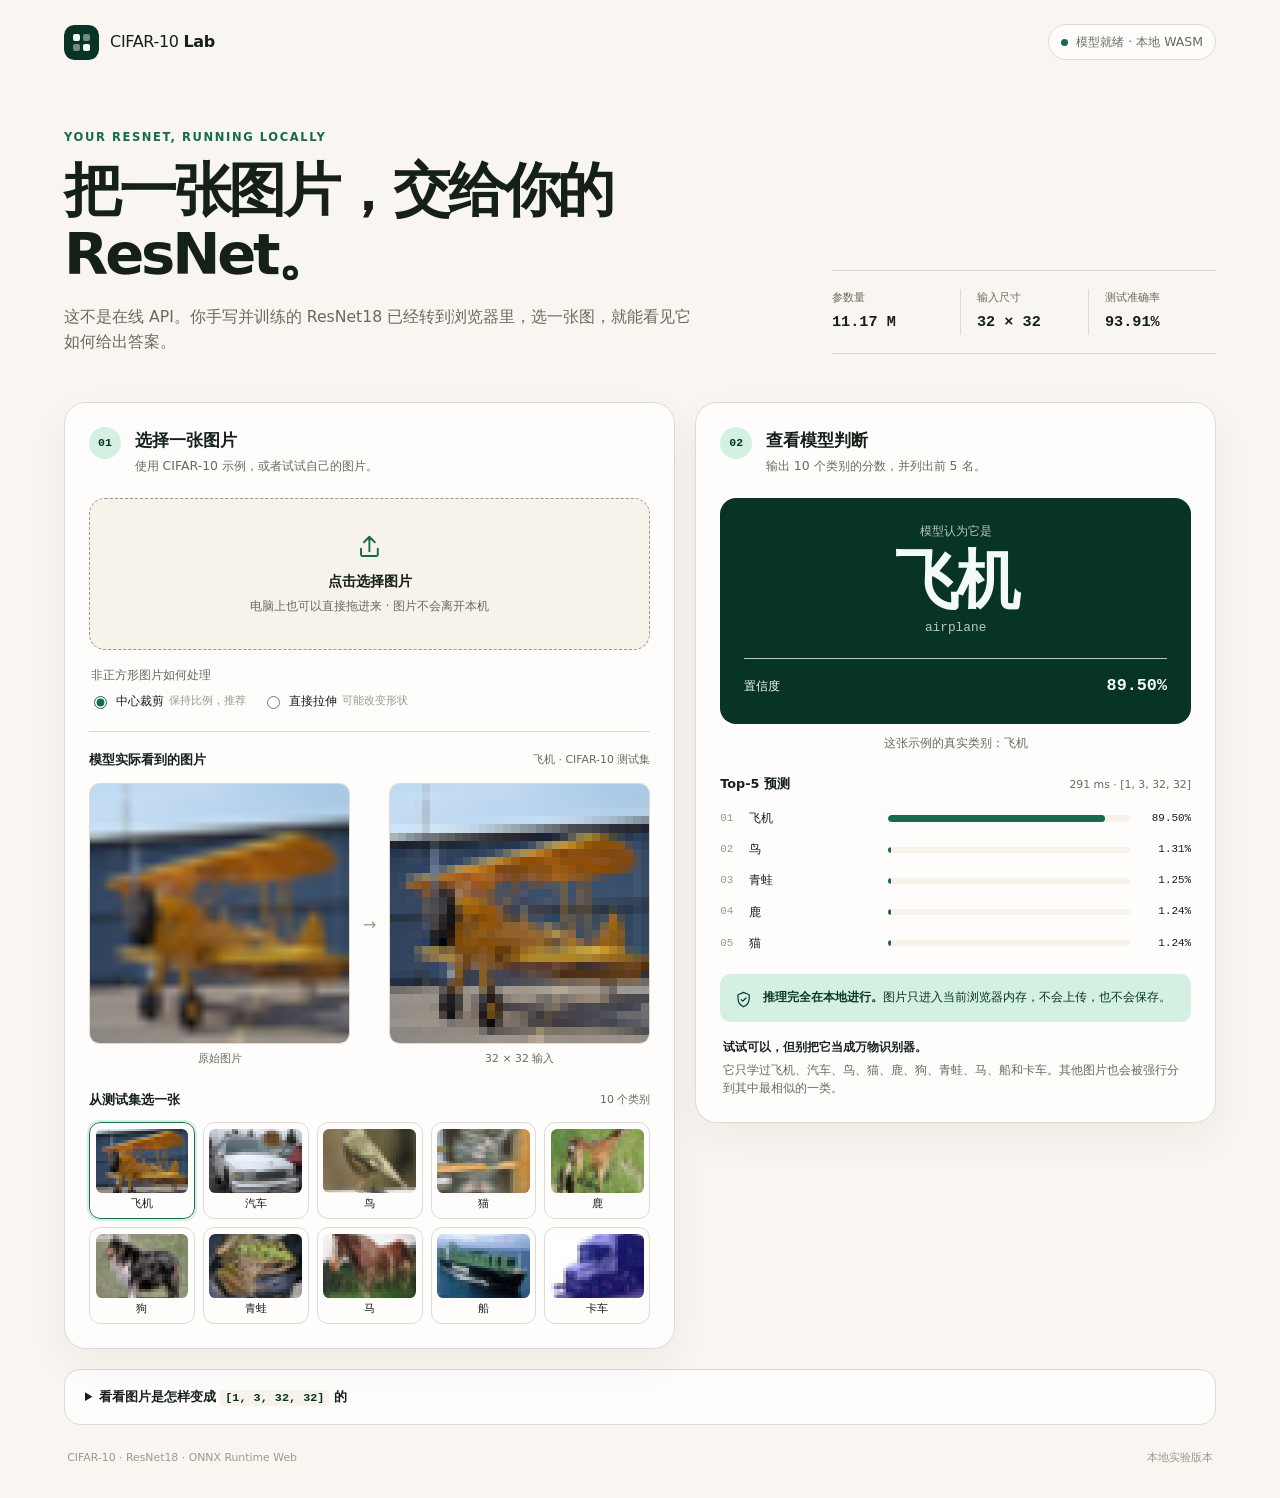
<file: projects/cifar10-demo/index.html>
<!DOCTYPE html>
<html lang="zh-CN">
<head>
  <meta charset="UTF-8">
  <meta name="viewport" content="width=device-width, initial-scale=1.0">
  <meta name="description" content="在本地浏览器中使用自己训练的 CIFAR-10 ResNet18 进行图片分类。">
  <title>CIFAR-10 本地分类实验台</title>
  <link rel="icon" href="data:image/svg+xml,%3Csvg xmlns='http://www.w3.org/2000/svg' viewBox='0 0 32 32'%3E%3Crect width='32' height='32' rx='8' fill='%230f5c50'/%3E%3Ccircle cx='16' cy='16' r='6' fill='%23e8f3ef'/%3E%3C/svg%3E">
  <link rel="stylesheet" href="styles.css">
  <script defer src="vendor/ort.wasm.min.js"></script>
  <script defer src="app.js?v=resnet18-1110"></script>
</head>
<body>
  <main class="app-shell">
    <header class="topbar">
      <a class="brand" href="./" aria-label="CIFAR-10 本地分类实验台首页">
        <span class="brand-mark" aria-hidden="true">
          <span></span><span></span><span></span><span></span>
        </span>
        <span>CIFAR-10 <strong>Lab</strong></span>
      </a>
      <div class="model-status is-loading" id="model-status" role="status" aria-live="polite">
        <span class="status-dot" aria-hidden="true"></span>
        <span id="model-status-text">正在准备模型</span>
      </div>
    </header>

    <section class="intro" aria-labelledby="page-title">
      <div>
        <p class="eyebrow">YOUR RESNET, RUNNING LOCALLY</p>
        <h1 id="page-title">把一张图片，交给你的 ResNet。</h1>
        <p class="intro-copy">这不是在线 API。你手写并训练的 ResNet18 已经转到浏览器里，选一张图，就能看见它如何给出答案。</p>
      </div>
      <div class="intro-side">
        <dl class="model-facts" aria-label="模型信息">
          <div><dt>参数量</dt><dd>11.17 M</dd></div>
          <div><dt>输入尺寸</dt><dd>32 × 32</dd></div>
          <div><dt>测试准确率</dt><dd>93.91%</dd></div>
        </dl>
        <aside class="phone-access" id="phone-access" hidden>
          <div class="phone-qr"><img id="phone-qr" alt="手机访问二维码"></div>
          <div class="phone-access-text">
            <strong>手机上打开</strong>
            <p>手机连同一个 Wi-Fi，扫码就能用。</p>
            <code id="phone-url">—</code>
          </div>
        </aside>
      </div>
    </section>

    <div class="workbench">
      <section class="panel input-panel" aria-labelledby="input-title">
        <div class="section-heading">
          <span class="step-number">01</span>
          <div>
            <h2 id="input-title">选择一张图片</h2>
            <p>使用 CIFAR-10 示例，或者试试自己的图片。</p>
          </div>
        </div>

        <label class="drop-zone" id="drop-zone" for="file-input">
          <input id="file-input" type="file" accept="image/*">
          <span class="upload-icon" aria-hidden="true">
            <svg viewBox="0 0 24 24" fill="none"><path d="M12 16V4m0 0L7.5 8.5M12 4l4.5 4.5M5 14v4.5A1.5 1.5 0 0 0 6.5 20h11a1.5 1.5 0 0 0 1.5-1.5V14" stroke="currentColor" stroke-width="1.6" stroke-linecap="round" stroke-linejoin="round"/></svg>
          </span>
          <span class="drop-title">点击选择图片</span>
          <span class="drop-note">电脑上也可以直接拖进来 · 图片不会离开本机</span>
        </label>
        <p class="field-error" id="file-error" role="alert" hidden></p>

        <fieldset class="resize-options">
          <legend>非正方形图片如何处理</legend>
          <label><input type="radio" name="resize-mode" value="crop" checked><span>中心裁剪</span><small>保持比例，推荐</small></label>
          <label><input type="radio" name="resize-mode" value="stretch"><span>直接拉伸</span><small>可能改变形状</small></label>
        </fieldset>

        <div class="preview-block" id="preview-block" hidden>
          <div class="preview-title">
            <h3>模型实际看到的图片</h3>
            <span id="file-name"></span>
          </div>
          <div class="preview-grid">
            <figure>
              <div class="image-frame original-frame"><img id="original-preview" alt="待分类的原始图片"></div>
              <figcaption>原始图片</figcaption>
            </figure>
            <div class="preview-arrow" aria-hidden="true">→</div>
            <figure>
              <div class="image-frame tensor-frame"><canvas id="tensor-preview" width="32" height="32" aria-label="缩放后的32乘32模型输入"></canvas></div>
              <figcaption>32 × 32 输入</figcaption>
            </figure>
          </div>
        </div>

        <div class="samples-section">
          <div class="samples-heading">
            <h3>从测试集选一张</h3>
            <span>10 个类别</span>
          </div>
          <div class="sample-grid" id="sample-grid" aria-label="CIFAR-10 示例图片">
            <div class="samples-placeholder">正在读取示例图片…</div>
          </div>
        </div>
      </section>

      <section class="panel result-panel" aria-labelledby="result-title">
        <div class="section-heading">
          <span class="step-number">02</span>
          <div>
            <h2 id="result-title">查看模型判断</h2>
            <p>输出 10 个类别的分数，并列出前 5 名。</p>
          </div>
        </div>

        <div class="prediction-card is-empty" id="prediction-card" aria-live="polite">
          <div class="prediction-placeholder" id="prediction-placeholder">
            <span class="placeholder-grid" aria-hidden="true"></span>
            <p>模型加载后，会自动分类第一张示例图。</p>
          </div>
          <div class="prediction-content" id="prediction-content" hidden>
            <p class="prediction-label">模型认为它是</p>
            <h3 id="predicted-class">—</h3>
            <p class="predicted-english" id="predicted-english">—</p>
            <div class="confidence-line">
              <span>置信度</span>
              <strong id="predicted-confidence">—</strong>
            </div>
          </div>
          <div class="prediction-loading" id="prediction-loading" hidden>
            <span class="loader" aria-hidden="true"></span>
            <span>正在计算 10 个类别的分数…</span>
          </div>
        </div>

        <div class="sample-truth" id="sample-truth" hidden></div>

        <div class="ranking-block">
          <div class="ranking-heading">
            <h3>Top-5 预测</h3>
            <span id="inference-time">尚未推理</span>
          </div>
          <div class="ranking-list" id="ranking-list">
            <div class="ranking-empty">等待图片输入</div>
          </div>
        </div>

        <div class="local-note">
          <svg viewBox="0 0 24 24" fill="none" aria-hidden="true"><path d="M12 3 5 6v5c0 4.6 2.9 8.1 7 10 4.1-1.9 7-5.4 7-10V6l-7-3Z" stroke="currentColor" stroke-width="1.5"/><path d="m9 12 2 2 4-4" stroke="currentColor" stroke-width="1.5" stroke-linecap="round" stroke-linejoin="round"/></svg>
          <p><strong>推理完全在本地进行。</strong>图片只进入当前浏览器内存，不会上传，也不会保存。</p>
        </div>

        <div class="limitation-note">
          <strong>试试可以，但别把它当成万物识别器。</strong>
          <p>它只学过飞机、汽车、鸟、猫、鹿、狗、青蛙、马、船和卡车。其他图片也会被强行分到其中最相似的一类。</p>
        </div>
      </section>
    </div>

    <details class="process-details">
      <summary>看看图片是怎样变成 <code>[1, 3, 32, 32]</code> 的</summary>
      <div class="process-content">
        <ol>
          <li><strong>调整尺寸：</strong>中心裁剪或直接拉伸为 32 × 32 像素。</li>
          <li><strong>读取 RGB：</strong>每个像素取出 R、G、B 三个 0～255 的数值。</li>
          <li><strong>转换为张量：</strong>先除以 255，再执行 <code>(x - 0.5) / 0.5</code>。</li>
          <li><strong>调整排列：</strong>从按像素排列转成 CHW，即 3 个通道 × 32 行 × 32 列。</li>
          <li><strong>增加批次维：</strong>最终形状为 <code>[1, 3, 32, 32]</code>，送入 ONNX 模型。</li>
        </ol>
        <p>网页中的预处理与训练代码里的 <code>ToTensor()</code> 和 <code>Normalize([0.5, 0.5, 0.5], [0.5, 0.5, 0.5])</code> 对应。</p>
      </div>
    </details>

    <footer>
      <span>CIFAR-10 · ResNet18 · ONNX Runtime Web</span>
      <span>本地实验版本</span>
    </footer>
  </main>
</body>
</html>
</file>
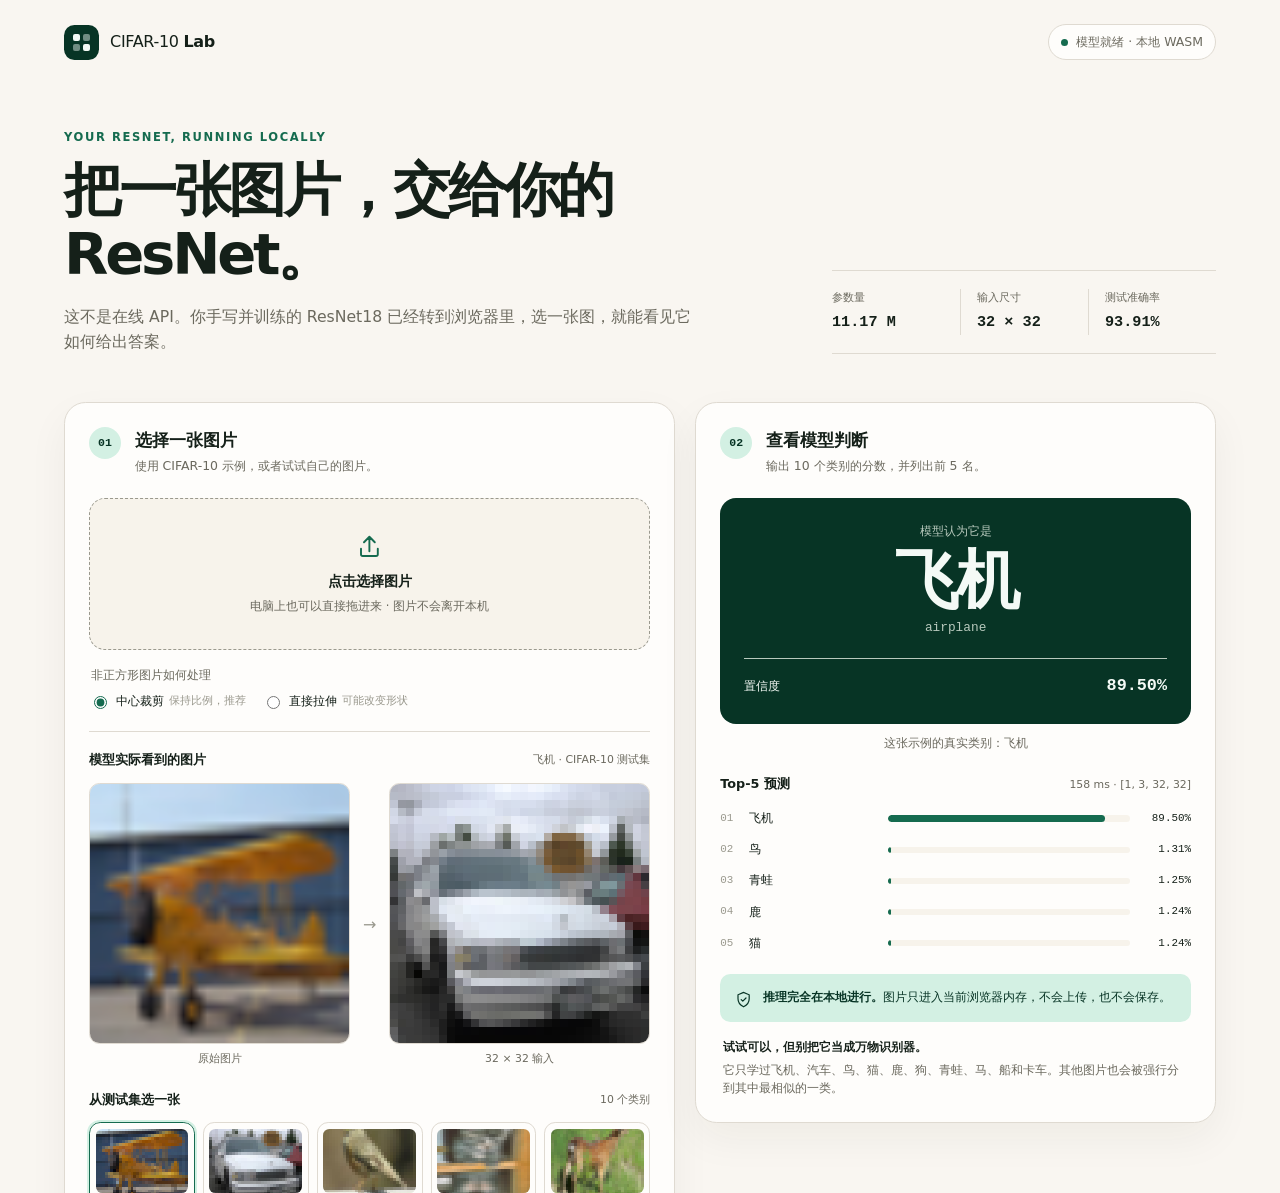
<file: projects/cifar10-demo/verification/index.html>
<!DOCTYPE html>
<html lang="zh-CN">
<head>
  <base href="../">
  <meta charset="UTF-8">
  <meta name="viewport" content="width=device-width, initial-scale=1.0">
  <meta name="description" content="在本地浏览器中使用自己训练的 CIFAR-10 ResNet18 进行图片分类。">
  <title>CIFAR-10 本地分类实验台</title>
  <link rel="icon" href="data:image/svg+xml,%3Csvg xmlns='http://www.w3.org/2000/svg' viewBox='0 0 32 32'%3E%3Crect width='32' height='32' rx='8' fill='%230f5c50'/%3E%3Ccircle cx='16' cy='16' r='6' fill='%23e8f3ef'/%3E%3C/svg%3E">
  <link rel="stylesheet" href="styles.css">
  <script defer src="vendor/ort.wasm.min.js"></script>
  <script defer src="app.js?v=resnet18-1110"></script>
</head>
<body>
  <main class="app-shell">
    <header class="topbar">
      <a class="brand" href="./" aria-label="CIFAR-10 本地分类实验台首页">
        <span class="brand-mark" aria-hidden="true">
          <span></span><span></span><span></span><span></span>
        </span>
        <span>CIFAR-10 <strong>Lab</strong></span>
      </a>
      <div class="model-status is-loading" id="model-status" role="status" aria-live="polite">
        <span class="status-dot" aria-hidden="true"></span>
        <span id="model-status-text">正在准备模型</span>
      </div>
    </header>

    <section class="intro" aria-labelledby="page-title">
      <div>
        <p class="eyebrow">YOUR RESNET, RUNNING LOCALLY</p>
        <h1 id="page-title">把一张图片，交给你的 ResNet。</h1>
        <p class="intro-copy">这不是在线 API。你手写并训练的 ResNet18 已经转到浏览器里，选一张图，就能看见它如何给出答案。</p>
      </div>
      <div class="intro-side">
        <dl class="model-facts" aria-label="模型信息">
          <div><dt>参数量</dt><dd>11.17 M</dd></div>
          <div><dt>输入尺寸</dt><dd>32 × 32</dd></div>
          <div><dt>测试准确率</dt><dd>93.91%</dd></div>
        </dl>
        <aside class="phone-access" id="phone-access" hidden>
          <div class="phone-qr"><img id="phone-qr" alt="手机访问二维码"></div>
          <div class="phone-access-text">
            <strong>手机上打开</strong>
            <p>手机连同一个 Wi-Fi，扫码就能用。</p>
            <code id="phone-url">—</code>
          </div>
        </aside>
      </div>
    </section>

    <div class="workbench">
      <section class="panel input-panel" aria-labelledby="input-title">
        <div class="section-heading">
          <span class="step-number">01</span>
          <div>
            <h2 id="input-title">选择一张图片</h2>
            <p>使用 CIFAR-10 示例，或者试试自己的图片。</p>
          </div>
        </div>

        <label class="drop-zone" id="drop-zone" for="file-input">
          <input id="file-input" type="file" accept="image/*">
          <span class="upload-icon" aria-hidden="true">
            <svg viewBox="0 0 24 24" fill="none"><path d="M12 16V4m0 0L7.5 8.5M12 4l4.5 4.5M5 14v4.5A1.5 1.5 0 0 0 6.5 20h11a1.5 1.5 0 0 0 1.5-1.5V14" stroke="currentColor" stroke-width="1.6" stroke-linecap="round" stroke-linejoin="round"/></svg>
          </span>
          <span class="drop-title">点击选择图片</span>
          <span class="drop-note">电脑上也可以直接拖进来 · 图片不会离开本机</span>
        </label>
        <p class="field-error" id="file-error" role="alert" hidden></p>

        <fieldset class="resize-options">
          <legend>非正方形图片如何处理</legend>
          <label><input type="radio" name="resize-mode" value="crop" checked><span>中心裁剪</span><small>保持比例，推荐</small></label>
          <label><input type="radio" name="resize-mode" value="stretch"><span>直接拉伸</span><small>可能改变形状</small></label>
        </fieldset>

        <div class="preview-block" id="preview-block" hidden>
          <div class="preview-title">
            <h3>模型实际看到的图片</h3>
            <span id="file-name"></span>
          </div>
          <div class="preview-grid">
            <figure>
              <div class="image-frame original-frame"><img id="original-preview" alt="待分类的原始图片"></div>
              <figcaption>原始图片</figcaption>
            </figure>
            <div class="preview-arrow" aria-hidden="true">→</div>
            <figure>
              <div class="image-frame tensor-frame"><canvas id="tensor-preview" width="32" height="32" aria-label="缩放后的32乘32模型输入"></canvas></div>
              <figcaption>32 × 32 输入</figcaption>
            </figure>
          </div>
        </div>

        <div class="samples-section">
          <div class="samples-heading">
            <h3>从测试集选一张</h3>
            <span>10 个类别</span>
          </div>
          <div class="sample-grid" id="sample-grid" aria-label="CIFAR-10 示例图片">
            <div class="samples-placeholder">正在读取示例图片…</div>
          </div>
        </div>
      </section>

      <section class="panel result-panel" aria-labelledby="result-title">
        <div class="section-heading">
          <span class="step-number">02</span>
          <div>
            <h2 id="result-title">查看模型判断</h2>
            <p>输出 10 个类别的分数，并列出前 5 名。</p>
          </div>
        </div>

        <div class="prediction-card is-empty" id="prediction-card" aria-live="polite">
          <div class="prediction-placeholder" id="prediction-placeholder">
            <span class="placeholder-grid" aria-hidden="true"></span>
            <p>模型加载后，会自动分类第一张示例图。</p>
          </div>
          <div class="prediction-content" id="prediction-content" hidden>
            <p class="prediction-label">模型认为它是</p>
            <h3 id="predicted-class">—</h3>
            <p class="predicted-english" id="predicted-english">—</p>
            <div class="confidence-line">
              <span>置信度</span>
              <strong id="predicted-confidence">—</strong>
            </div>
          </div>
          <div class="prediction-loading" id="prediction-loading" hidden>
            <span class="loader" aria-hidden="true"></span>
            <span>正在计算 10 个类别的分数…</span>
          </div>
        </div>

        <div class="sample-truth" id="sample-truth" hidden></div>

        <div class="ranking-block">
          <div class="ranking-heading">
            <h3>Top-5 预测</h3>
            <span id="inference-time">尚未推理</span>
          </div>
          <div class="ranking-list" id="ranking-list">
            <div class="ranking-empty">等待图片输入</div>
          </div>
        </div>

        <div class="local-note">
          <svg viewBox="0 0 24 24" fill="none" aria-hidden="true"><path d="M12 3 5 6v5c0 4.6 2.9 8.1 7 10 4.1-1.9 7-5.4 7-10V6l-7-3Z" stroke="currentColor" stroke-width="1.5"/><path d="m9 12 2 2 4-4" stroke="currentColor" stroke-width="1.5" stroke-linecap="round" stroke-linejoin="round"/></svg>
          <p><strong>推理完全在本地进行。</strong>图片只进入当前浏览器内存，不会上传，也不会保存。</p>
        </div>

        <div class="limitation-note">
          <strong>试试可以，但别把它当成万物识别器。</strong>
          <p>它只学过飞机、汽车、鸟、猫、鹿、狗、青蛙、马、船和卡车。其他图片也会被强行分到其中最相似的一类。</p>
        </div>
      </section>
    </div>

    <details class="process-details">
      <summary>看看图片是怎样变成 <code>[1, 3, 32, 32]</code> 的</summary>
      <div class="process-content">
        <ol>
          <li><strong>调整尺寸：</strong>中心裁剪或直接拉伸为 32 × 32 像素。</li>
          <li><strong>读取 RGB：</strong>每个像素取出 R、G、B 三个 0～255 的数值。</li>
          <li><strong>转换为张量：</strong>先除以 255，再执行 <code>(x - 0.5) / 0.5</code>。</li>
          <li><strong>调整排列：</strong>从按像素排列转成 CHW，即 3 个通道 × 32 行 × 32 列。</li>
          <li><strong>增加批次维：</strong>最终形状为 <code>[1, 3, 32, 32]</code>，送入 ONNX 模型。</li>
        </ol>
        <p>网页中的预处理与训练代码里的 <code>ToTensor()</code> 和 <code>Normalize([0.5, 0.5, 0.5], [0.5, 0.5, 0.5])</code> 对应。</p>
      </div>
    </details>

    <footer>
      <span>CIFAR-10 · ResNet18 · ONNX Runtime Web</span>
      <span>本地实验版本</span>
    </footer>
  </main>
<pre id="verification-result">验证中…</pre><script src="verification/check.js"></script></body>
</html>
</file>
<file: projects/cifar10-demo/styles.css>
/* dev-expert · anti-slop: P5 H5 E5 S5 R5 V5 */
:root {
  --color-page: oklch(97.5% 0.008 85);
  --color-surface: oklch(99.5% 0.003 85);
  --color-surface-soft: oklch(96.5% 0.012 85);
  --color-ink: oklch(23% 0.02 155);
  --color-muted: oklch(52% 0.018 100);
  --color-faint: oklch(68% 0.015 100);
  --color-line: oklch(89% 0.014 85);
  --color-accent: oklch(47% 0.09 166);
  --color-accent-dark: oklch(29% 0.055 166);
  --color-accent-soft: oklch(93% 0.035 166);
  --color-error: oklch(50% 0.18 25);
  --color-on-dark: oklch(98% 0.008 155);
  --color-on-dark-muted: oklch(82% 0.025 155);
  --font-sans: Inter, "PingFang SC", "Microsoft YaHei", system-ui, -apple-system, sans-serif;
  --font-mono: "Cascadia Code", "SFMono-Regular", Consolas, monospace;
  --radius-small: 0.65rem;
  --radius-medium: 1rem;
  --radius-large: 1.35rem;
  --shadow-panel: 0 1rem 2.5rem oklch(25% 0.02 85 / 0.05);
}

* { box-sizing: border-box; }

body {
  margin: 0;
  background: var(--color-page);
  color: var(--color-ink);
  font-family: var(--font-sans);
  line-height: 1.6;
  -webkit-font-smoothing: antialiased;
}

button, input { font: inherit; }
button, label { -webkit-tap-highlight-color: transparent; }
button { color: inherit; }
img, canvas, svg { display: block; }
[hidden] { display: none !important; }

.app-shell {
  width: min(72rem, calc(100% - 3rem));
  margin: 0 auto;
  padding: 1.5rem 0 2rem;
}

.topbar {
  display: flex;
  align-items: center;
  justify-content: space-between;
  gap: 1rem;
}

.brand {
  display: inline-flex;
  align-items: center;
  gap: 0.7rem;
  color: var(--color-ink);
  font-size: 1rem;
  letter-spacing: -0.02em;
  text-decoration: none;
}

.brand strong { font-weight: 650; }

.brand-mark {
  display: grid;
  grid-template-columns: repeat(2, 0.45rem);
  gap: 0.18rem;
  padding: 0.55rem;
  border-radius: var(--radius-small);
  background: var(--color-accent-dark);
}

.brand-mark span {
  width: 0.45rem;
  height: 0.45rem;
  border-radius: 0.12rem;
  background: var(--color-on-dark);
}

.brand-mark span:nth-child(2), .brand-mark span:nth-child(3) { opacity: 0.45; }

.model-status {
  display: inline-flex;
  align-items: center;
  gap: 0.5rem;
  padding: 0.45rem 0.75rem;
  border: 1px solid var(--color-line);
  border-radius: 999px;
  background: var(--color-surface);
  color: var(--color-muted);
  font-size: 0.78rem;
}

.status-dot {
  width: 0.45rem;
  height: 0.45rem;
  border-radius: 50%;
  background: var(--color-faint);
}

.model-status.is-loading .status-dot { animation: pulse 1.2s ease-in-out infinite; }
.model-status.is-ready .status-dot { background: var(--color-accent); }
.model-status.is-error { color: var(--color-error); }
.model-status.is-error .status-dot { background: var(--color-error); }

.intro {
  display: grid;
  grid-template-columns: minmax(0, 1.5fr) minmax(18rem, 0.8fr);
  align-items: end;
  gap: 3rem;
  padding: 4.2rem 0 3rem;
}

.eyebrow {
  margin: 0 0 0.8rem;
  color: var(--color-accent);
  font-size: 0.72rem;
  font-weight: 700;
  letter-spacing: 0.14em;
}

h1, h2, h3, p { margin-top: 0; }

h1 {
  max-width: 42rem;
  margin-bottom: 1rem;
  font-size: clamp(2rem, 4.5vw, 3.6rem);
  font-weight: 650;
  letter-spacing: -0.055em;
  line-height: 1.12;
}

.intro-copy {
  max-width: 40rem;
  margin-bottom: 0;
  color: var(--color-muted);
  font-size: 0.98rem;
}

.model-facts {
  display: grid;
  grid-template-columns: repeat(3, 1fr);
  margin: 0;
  padding: 1.15rem 0;
  border-top: 1px solid var(--color-line);
  border-bottom: 1px solid var(--color-line);
}

.model-facts div { padding-left: 1rem; border-left: 1px solid var(--color-line); }
.model-facts div:first-child { padding-left: 0; border-left: 0; }
.model-facts dt { color: var(--color-muted); font-size: 0.7rem; }
.model-facts dd { margin: 0.2rem 0 0; font-family: var(--font-mono); font-size: 0.95rem; font-weight: 600; }

.intro-side { display: grid; gap: 1.15rem; align-content: end; }

.phone-access {
  display: flex;
  align-items: center;
  gap: 0.9rem;
  padding: 0.7rem;
  border: 1px solid var(--color-line);
  border-radius: var(--radius-medium);
  background: var(--color-surface);
}

.phone-qr {
  flex: 0 0 auto;
  width: 6.6rem;
  height: 6.6rem;
  padding: 0.35rem;
  border-radius: 0.55rem;
  background: #fff;
}

.phone-qr img { width: 100%; height: 100%; }
.phone-access-text strong { display: block; font-size: 0.8rem; font-weight: 600; }
.phone-access-text p { margin: 0.12rem 0 0.4rem; color: var(--color-muted); font-size: 0.7rem; }
.phone-access-text code { padding: 0.1rem 0.32rem; background: var(--color-surface-soft); font-size: 0.68rem; white-space: nowrap; }

.workbench {
  display: grid;
  grid-template-columns: minmax(0, 1.08fr) minmax(0, 0.92fr);
  align-items: start;
  gap: 1.25rem;
}

.panel {
  padding: 1.5rem;
  border: 1px solid var(--color-line);
  border-radius: var(--radius-large);
  background: var(--color-surface);
  box-shadow: var(--shadow-panel);
}

.section-heading {
  display: flex;
  align-items: flex-start;
  gap: 0.85rem;
  margin-bottom: 1.35rem;
}

.step-number {
  display: grid;
  flex: 0 0 auto;
  width: 2rem;
  height: 2rem;
  place-items: center;
  border-radius: 50%;
  background: var(--color-accent-soft);
  color: var(--color-accent-dark);
  font-family: var(--font-mono);
  font-size: 0.72rem;
  font-weight: 600;
}

.section-heading h2 { margin-bottom: 0.15rem; font-size: 1.05rem; font-weight: 650; }
.section-heading p { margin-bottom: 0; color: var(--color-muted); font-size: 0.78rem; }

.drop-zone {
  display: flex;
  min-height: 9.5rem;
  align-items: center;
  justify-content: center;
  flex-direction: column;
  padding: 1.25rem;
  border: 1px dashed var(--color-faint);
  border-radius: var(--radius-medium);
  background: var(--color-surface-soft);
  cursor: pointer;
  text-align: center;
  transition: border-color 160ms ease, background-color 160ms ease;
}

.drop-zone:hover, .drop-zone.is-dragging {
  border-color: var(--color-accent);
  background: var(--color-accent-soft);
}

.drop-zone input { position: absolute; width: 1px; height: 1px; opacity: 0; pointer-events: none; }
.upload-icon { width: 1.8rem; margin-bottom: 0.6rem; color: var(--color-accent); }
.drop-title { font-size: 0.9rem; font-weight: 600; }
.drop-note { margin-top: 0.25rem; color: var(--color-muted); font-size: 0.72rem; }
.field-error { margin: 0.55rem 0 0; color: var(--color-error); font-size: 0.78rem; }

.resize-options {
  display: flex;
  gap: 1rem;
  margin: 1rem 0 0;
  padding: 0;
  border: 0;
}

.resize-options legend { width: 100%; margin-bottom: 0.4rem; color: var(--color-muted); font-size: 0.72rem; }
.resize-options label { display: flex; align-items: center; gap: 0.35rem; font-size: 0.78rem; cursor: pointer; }
.resize-options input { accent-color: var(--color-accent); }
.resize-options small { color: var(--color-faint); font-size: 0.68rem; }

.preview-block { margin-top: 1.25rem; padding-top: 1.15rem; border-top: 1px solid var(--color-line); }
.preview-title, .samples-heading, .ranking-heading { display: flex; align-items: center; justify-content: space-between; gap: 1rem; }
.preview-title h3, .samples-heading h3, .ranking-heading h3 { margin-bottom: 0; font-size: 0.8rem; font-weight: 600; }
.preview-title span, .samples-heading span, .ranking-heading span { color: var(--color-muted); font-size: 0.68rem; }
.preview-title span { max-width: 55%; overflow: hidden; text-overflow: ellipsis; white-space: nowrap; }

.preview-grid {
  display: grid;
  grid-template-columns: 1fr auto 1fr;
  align-items: center;
  gap: 0.8rem;
  margin-top: 0.8rem;
}

.preview-grid figure { min-width: 0; margin: 0; }
.image-frame { display: grid; aspect-ratio: 1; place-items: center; overflow: hidden; border: 1px solid var(--color-line); border-radius: var(--radius-small); background: var(--color-surface-soft); }
.image-frame img { width: 100%; height: 100%; object-fit: contain; }
.image-frame canvas { width: 100%; height: 100%; image-rendering: pixelated; }
.preview-grid figcaption { margin-top: 0.35rem; color: var(--color-muted); font-size: 0.68rem; text-align: center; }
.preview-arrow { color: var(--color-faint); }

.samples-section { margin-top: 1.4rem; }
.sample-grid { display: grid; grid-template-columns: repeat(5, minmax(0, 1fr)); gap: 0.5rem; margin-top: 0.75rem; }
.samples-placeholder, .ranking-empty { grid-column: 1 / -1; padding: 1.2rem; border-radius: var(--radius-small); background: var(--color-surface-soft); color: var(--color-muted); font-size: 0.75rem; text-align: center; }

.sample-button {
  min-width: 0;
  padding: 0.35rem;
  border: 1px solid var(--color-line);
  border-radius: 0.7rem;
  background: var(--color-surface);
  cursor: pointer;
  transition: border-color 150ms ease, transform 150ms ease;
}

.sample-button:hover { border-color: var(--color-accent); transform: translateY(-2px); }
.sample-button.is-selected { border-color: var(--color-accent); outline: 2px solid var(--color-accent-soft); }
.sample-button img { width: 100%; aspect-ratio: 1; border-radius: 0.4rem; image-rendering: pixelated; object-fit: cover; }
.sample-button span { display: block; margin-top: 0.15rem; overflow: hidden; font-size: 0.68rem; text-overflow: ellipsis; white-space: nowrap; }

.prediction-card {
  position: relative;
  display: grid;
  min-height: 13.5rem;
  place-items: center;
  overflow: hidden;
  padding: 1.5rem;
  border-radius: var(--radius-medium);
  background: var(--color-accent-dark);
  color: var(--color-on-dark);
}

.prediction-card.is-empty { background: var(--color-surface-soft); color: var(--color-muted); }
.prediction-placeholder { text-align: center; }
.prediction-placeholder p { max-width: 15rem; margin: 0.8rem auto 0; font-size: 0.78rem; }
.placeholder-grid { display: block; width: 2.6rem; height: 2.6rem; margin: auto; border: 1px solid var(--color-line); border-radius: 0.55rem; background: var(--color-surface); }
.prediction-content { width: 100%; text-align: center; }
.prediction-label { margin-bottom: 0.2rem; color: var(--color-on-dark-muted); font-size: 0.75rem; }
.prediction-content h3 { margin-bottom: 0; font-size: clamp(2.5rem, 6vw, 4rem); font-weight: 600; letter-spacing: -0.05em; line-height: 1.15; }
.predicted-english { margin-bottom: 1.25rem; color: var(--color-on-dark-muted); font-family: var(--font-mono); font-size: 0.8rem; }
.confidence-line { display: flex; align-items: center; justify-content: space-between; padding-top: 0.85rem; border-top: 1px solid var(--color-on-dark-muted); font-size: 0.75rem; }
.confidence-line strong { font-family: var(--font-mono); font-size: 1.05rem; }
.prediction-loading { display: flex; align-items: center; gap: 0.7rem; font-size: 0.78rem; }
.loader { width: 1.1rem; height: 1.1rem; border: 2px solid var(--color-on-dark-muted); border-top-color: var(--color-on-dark); border-radius: 50%; animation: spin 0.8s linear infinite; }

.sample-truth { margin-top: 0.65rem; color: var(--color-muted); font-size: 0.72rem; text-align: center; }
.ranking-block { margin-top: 1.35rem; }
.ranking-list { display: grid; gap: 0.75rem; margin-top: 0.9rem; }
.rank-row { display: grid; grid-template-columns: 1.2rem minmax(4rem, 0.8fr) minmax(5rem, 1.5fr) 3.2rem; align-items: center; gap: 0.6rem; font-size: 0.75rem; }
.rank-index { color: var(--color-faint); font-family: var(--font-mono); font-size: 0.68rem; }
.rank-name { overflow: hidden; text-overflow: ellipsis; white-space: nowrap; }
.rank-track { height: 0.38rem; overflow: hidden; border-radius: 999px; background: var(--color-surface-soft); }
.rank-bar { height: 100%; border-radius: inherit; background: var(--color-accent); transition: width 250ms ease; }
.rank-value { font-family: var(--font-mono); font-size: 0.68rem; text-align: right; }

.local-note { display: flex; gap: 0.65rem; margin-top: 1.35rem; padding: 0.85rem; border-radius: var(--radius-small); background: var(--color-accent-soft); color: var(--color-accent-dark); }
.local-note svg { flex: 0 0 auto; width: 1.2rem; height: 1.2rem; margin-top: 0.1rem; }
.local-note p { margin-bottom: 0; font-size: 0.72rem; }
.limitation-note { margin-top: 1rem; padding: 0 0.2rem; color: var(--color-muted); font-size: 0.72rem; }
.limitation-note strong { color: var(--color-ink); font-weight: 600; }
.limitation-note p { margin: 0.25rem 0 0; }

.process-details { margin-top: 1.25rem; border: 1px solid var(--color-line); border-radius: var(--radius-medium); background: var(--color-surface); }
.process-details summary { padding: 1rem 1.25rem; cursor: pointer; font-size: 0.82rem; font-weight: 600; }
.process-content { padding: 0 1.25rem 1.1rem; color: var(--color-muted); font-size: 0.78rem; }
.process-content ol { margin: 0; padding-left: 1.25rem; }
.process-content li { margin-bottom: 0.35rem; }
.process-content p { margin: 0.8rem 0 0; }
code { padding: 0.08rem 0.3rem; border-radius: 0.25rem; background: var(--color-surface-soft); color: var(--color-accent-dark); font-family: var(--font-mono); font-size: 0.9em; }

footer { display: flex; justify-content: space-between; gap: 1rem; padding: 1.5rem 0.2rem 0; color: var(--color-faint); font-size: 0.68rem; }

@keyframes pulse { 50% { opacity: 0.3; } }
@keyframes spin { to { transform: rotate(360deg); } }

@media (max-width: 54rem) {
  .intro { grid-template-columns: 1fr; gap: 1.5rem; padding: 3rem 0 2rem; }
  .workbench { grid-template-columns: 1fr; }
}

@media (max-width: 34rem) {
  .app-shell { width: min(100% - 1.25rem, 72rem); padding-top: 0.8rem; }
  .model-status { max-width: 10rem; }
  .model-status span:last-child { overflow: hidden; text-overflow: ellipsis; white-space: nowrap; }
  .intro { padding-top: 2.3rem; }
  .model-facts { grid-template-columns: 1fr; gap: 0.65rem; }
  .model-facts div { display: flex; align-items: center; justify-content: space-between; padding: 0; border: 0; }
  .model-facts dd { margin: 0; }
  .panel { padding: 1rem; border-radius: var(--radius-medium); }
  .resize-options { flex-direction: column; gap: 0.4rem; }
  .rank-row { grid-template-columns: 1rem minmax(3.5rem, 0.8fr) minmax(4rem, 1fr) 3rem; gap: 0.4rem; }
  footer { flex-direction: column; gap: 0.25rem; }
}

@media (prefers-reduced-motion: reduce) {
  *, *::before, *::after { scroll-behavior: auto !important; animation-duration: 0.01ms !important; transition-duration: 0.01ms !important; }
}
</file>
